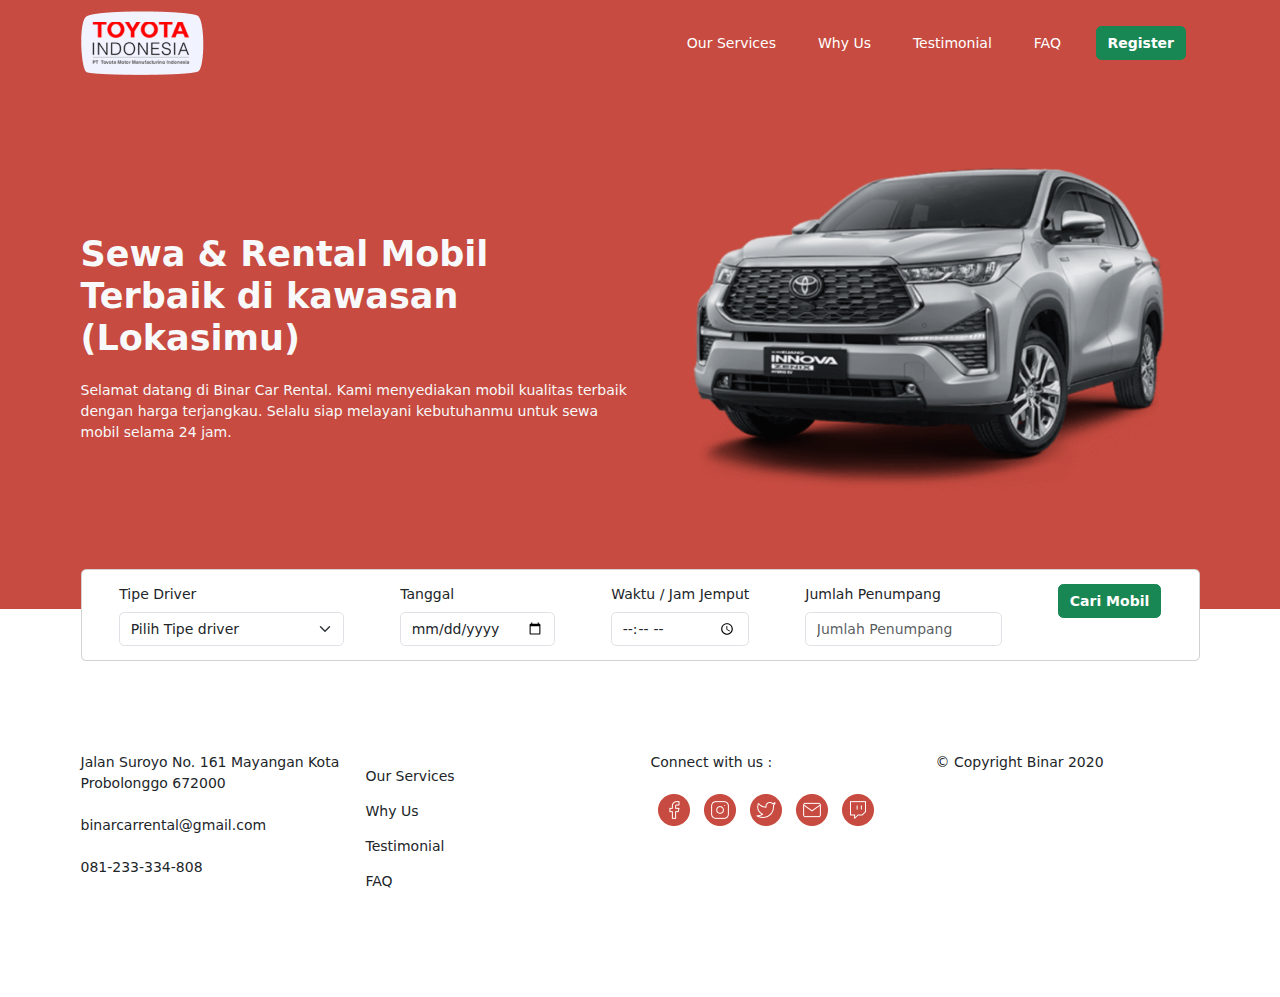
<file: sewa.html>
<!doctype html>
<html lang="en">

<head>
    <meta charset="utf-8">
    <meta name="viewport" content="width=device-width, initial-scale=1">
    <title>TMMIN CAR Rental</title>
    <!-- Start bootstrap css -->
    <link href="https://cdn.jsdelivr.net/npm/bootstrap@5.3.3/dist/css/bootstrap.min.css" rel="stylesheet"
        integrity="sha384-QWTKZyjpPEjISv5WaRU9OFeRpok6YctnYmDr5pNlyT2bRjXh0JMhjY6hW+ALEwIH" crossorigin="anonymous">
    <!-- End bootstrap css -->
    <!-- Start swiper css | plugin / library untuk membuat slider / carousel bagian testimonial -->
    <link rel="stylesheet" href="https://cdn.jsdelivr.net/npm/swiper@11/swiper-bundle.min.css" />
    <!-- end swiper css -->
    <!-- Start CSS custom yang dibuat sendiri -->
    <link href="assets/css/style.css" rel="stylesheet">
    <!-- End CSS custom -->
</head>

<body>
    <nav class="navbar navbar-expand-lg bg-red">
        <div class="container">
            <a class="navbar-brand" href="#">
                <img src="assets/img/logo-tmmin.png" alt="TMMIN Car Rental" />
            </a>
            <button class="navbar-toggler" type="button" data-bs-toggle="collapse"
                data-bs-target="#navbarSupportedContent" aria-controls="navbarSupportedContent" aria-expanded="false"
                aria-label="Toggle navigation">
                <span class="navbar-toggler-icon"></span>
            </button>
            <div class="collapse navbar-collapse" id="navbarSupportedContent">
                <ul class="navbar-nav ms-auto mb-2 mb-lg-0">
                    <li class="nav-item">
                        <a class="nav-link" href="#our-services">Our Services</a>
                    </li>
                    <li class="nav-item">
                        <a class="nav-link" href="#why-us">Why Us</a>
                    </li>
                    <li class="nav-item">
                        <a class="nav-link" href="#testimonial">Testimonial</a>
                    </li>
                    <li class="nav-item">
                        <a class="nav-link" href="#faq">FAQ</a>
                    </li>
                    <li class="nav-item">
                        <a class="btn btn-success">Register</a>
                    </li>
                </ul>
            </div>
        </div>
    </nav>
    <section id="hero" class="bg-red">
        <!-- container digunakan untuk membatasi lebar content dengan ukuran paling besar adalah 1400px dan konten akan tetap ditengah layar -->
        <div class="container">
            <!-- row (baris) digunakan untuk menerapkan sistem grid bootstrap -->
            <div class="row">
                <!-- col digunakan untuk membuat kolom -->
                <!-- col-12 (ukuran full) akan diterapkan di ukuran layar terkecil 
                    sampai di breakpoint md atau ukuran layar ≥768px karena kita tambahkan col-md-6 -->
                <!-- jadi konten akan berukuran full di ukuran layar terkecil sampai layar 767px -->
                <!-- layar 768px keatas konten akan dibagi menjadi 2 -->
                <div class="col-12 col-md-6 d-flex align-items-center text-light">
                    <div>
                        <h1 class="mb-4">Sewa & Rental Mobil Terbaik di kawasan (Lokasimu)</h1>
                        <p class="mb-4">Selamat datang di Binar Car Rental. Kami menyediakan mobil kualitas terbaik
                            dengan harga
                            terjangkau. Selalu siap melayani kebutuhanmu untuk sewa mobil selama 24 jam.</p>
                    </div>
                </div>
                <div class="col-12 col-md-6">
                    <img src="assets/img/zenix.png" class="img-fluid" alt="Innova Zenix" />
                </div>
            </div>
        </div>
    </section>

    <section id="search" style="margin-top: -40px;">
        <div class="container">
            <div class="card">
                <div class="card-body">
                    <form class="row g-3 justify-content-center">
                        <div class="col-auto mx-4">
                            <label class="form-label">Tipe Driver</label>
                            <select class="form-select" id="tipedriver">
                                <option class="form-select" disabled selected>Pilih Tipe driver</option>
                                <option value="Dengan Supir">Dengan Sopir</option>
                                <option value="Lepas Kunci">Tanpa Sopir (Lepas Kunci)</option>
                            </select>
                        </div>
                        <div class="col-auto mx-4">
                            <label class="form-label">Tanggal</label>
                            <input type="date" id="tanggal" class="form-control" placeholder="Pilih Tanggal">
                        </div>
                        <div class="col-auto mx-4">
                            <label class="form-label">Waktu / Jam Jemput</label>
                            <input type="time" id="jam" class="form-control" placeholder="Pilih Waktu">
                        </div>
                        <div class="col-auto mx-4">
                            <label class="form-label">Jumlah Penumpang</label>
                            <input type="number" id="jumlahPenumpang" class="form-control"
                                placeholder="Jumlah Penumpang">
                        </div>
                        <div class="col-auto mx-4">
                            <button type="button" id="cari" class="btn btn-success">Cari Mobil</button>
                        </div>
                    </form>
                </div>
            </div>
        </div>
    </section>

    <section id="result">
        <div class="container">
            <div class="row" id="srcResult">

            </div>
        </div>
        </div>
    </section>

    <footer class="footer">
        <div class="container py-5 my-5">
            <div class="row">
                <div class="addres col-12 col-md-3 col-lg-3 my-2">
                    <p>Jalan Suroyo No. 161 Mayangan Kota Probolonggo 672000</p>
                    <p class="mt-4">binarcarrental@gmail.com</p>
                    <p class="mt-4">081-233-334-808</p>
                </div>
                <div class="col-12 col-md-3 col-lg-3 my-2">
                    <ul class="list-unstyled">
                        <li class="mt-3">
                            <a class="nav-link" href="#our-services">Our Services</a>
                        </li>
                        <li class="mt-3">
                            <a class="nav-link" href="#why-us">Why Us</a>
                        </li>
                        <li class="mt-3">
                            <a class="nav-link" href="#testimonial">Testimonial</a>
                        </li>
                        <li class="mt-3">
                            <a class="nav-link" href="#faq">FAQ</a>
                        </li>
                    </ul>
                </div>
                <div class="sosmed col-12 col-md-3 col-lg-3 my-2">
                    <p>Connect with us :</p>
                    <div class="d-flex flex-row mb-3">
                        <div class="p-2">
                            <a href="#">
                                <img src="assets/img/icon_facebook.png" alt="Icon Facebook" class="img-fluid">
                            </a>
                        </div>
                        <div class="p-2">
                            <a href="#">
                                <img src="assets/img/icon_instagram.png" alt="Icon Instagram">
                            </a>
                        </div>
                        <div class="p-2">
                            <a href="#">
                                <img src="assets/img/icon_twitter.png" alt="Icon Twitter">
                            </a>
                        </div>
                        <div class="p-2">
                            <a href="#">
                                <img src="assets/img/icon_mail.png" alt="Icon Mail">
                            </a>
                        </div>
                        <div class="p-2">
                            <a href="#">
                                <img src="assets/img/icon_twitch.png" alt="Icon Twitch">
                            </a>
                        </div>
                    </div>
                </div>
                <div class="copyright col-12 col-md-3 col-lg-3 my-2">
                    <p>&copy; Copyright Binar 2020</p>
                </div>
            </div>
        </div>
    </footer>

    <!-- Start bootstrap js -->
    <script src="https://cdn.jsdelivr.net/npm/bootstrap@5.3.3/dist/js/bootstrap.bundle.min.js"
        integrity="sha384-YvpcrYf0tY3lHB60NNkmXc5s9fDVZLESaAA55NDzOxhy9GkcIdslK1eN7N6jIeHz"
        crossorigin="anonymous"></script>
    <!-- end bootstrap js -->

    <script src="assets/js/getCars.js"></script>
    <script src="assets/js/script.js"></script>

</body>

</html>
</file>
<file: assets/css/style.css>
/* menentukan font untuk keseluruhan web */
/* html = root element / element inti / akar */
html {
    font-family: Helvetica, sans-serif;
    font-size: 14px; /* ukuran font-size root element yang akan digunakan untuk menghitung unit rem*/
    font-weight: 300;
    line-height: 1.4rem; /* mengunakan unit rem untuk kebutuhan responsive | 1rem berarti 1 x ukuran font-size dari root-element / html | yang berarti 1.4rem = 1.4 x 14px, jadi kalau mau menganti ukuran seluruh tampilan tinggal mengganti ukuran font di html */
}

/* start styling general */
/* karena mengunakan ketebalan yang sama dari figma, kita bisa gabungkan untuk memimalisir penulisan ulang */
.btn,
h1,
h2,
h3 {
    font-weight: 700;
}

/* menentukan ukuran h1 */
h1 {
    font-size: 2.5rem; /* 2.5 * ukuran font di html */
}

h2 {
    font-size: 1.7rem; /* 1.7 * ukuran font di html */
}

.bg-red {
    background: #C74B40;
}

.bg-red .nav-link {
    color: #fff;
    font-weight: 400;
}

.nav-item {
    margin: 0 1rem;
}
/* end styling general */

/* referensi untuk membuat custom bullet https://stackoverflow.com/questions/7698764/custom-bullet-symbol-for-li-elements-in-ul-that-is-a-regular-character-and */
/* start styling untuk section our-service */
#our-services ul {
    list-style: none;
    margin-left: 0;
    padding-left: 0;
}

#our-services li {
    display: flex;
    text-indent: 0;
    padding-bottom: 1em;
    padding-left: 0;
}

#our-services li:before {
    content: url(../img/check-bullet.svg);
    padding-right: 1em;
}
/* end styling untuk section our-service */

/* start styling untuk section why-us */
#why-us h3 {
    font-size: 1.1rem;
}

#why-us .card-body {
    min-height: 200px; /* untuk card-body di why-us supaya memiliki ukuran minimal 200px agar tingginya sama */
}
/* end styling untuk section our-service */

/* start styling untuk section testimonial */
.swiper-slide {
    font-size: 18px;
    background: #fff;
    display: flex;
    justify-content: center;
    align-items: center;
}

.swiper-navigation {
    display: flex;
    align-items: center;
    justify-content: center;
    gap: 10px;
}

/* memindahkan posisi prev next default dari swiper ke posisi bawah testimonial */
.swiper-button-next,
.swiper-button-prev {
    position: static;
    margin-top: 2rem;
    color: #000;
    background: #fff;
    border: 1px solid #C4C4C4;
    padding: 1em 1.2em;
    width: auto;
    height: auto;
    border-radius: 100%;
}

/* mengatur ukuran icon prev next karena dibuat menggunakan font */
.swiper-button-next:after,
.swiper-button-prev:after {
    font-size: 0.8rem;
    font-weight: 700;
}

/* styling untuk button prev next supaya kalau kursor ada di atas button maka background button berganti warna hijau */
.swiper-button-next:hover,
.swiper-button-next:focus,
.swiper-button-prev:hover,
.swiper-button-prev:focus {
    background: #5CB85F;
}
/* styling untuk button prev next supaya kalau kursor ada di atas button maka text / icon button berganti warna putih */
.swiper-button-next:hover:after,
.swiper-button-next:focus:after,
.swiper-button-prev:hover:after,
.swiper-button-prev:focus:after {
    color: white;
}
/* end styling untuk section testimonial */

/* styling banner */
.banner {
    text-align: center;
    padding: 100px;
    max-width: 1168px;
    height: 326px;
    margin: 0 auto;
    border-radius: 13px;
}

.banner a:hover {
    text-decoration: underline;
}
</file>
